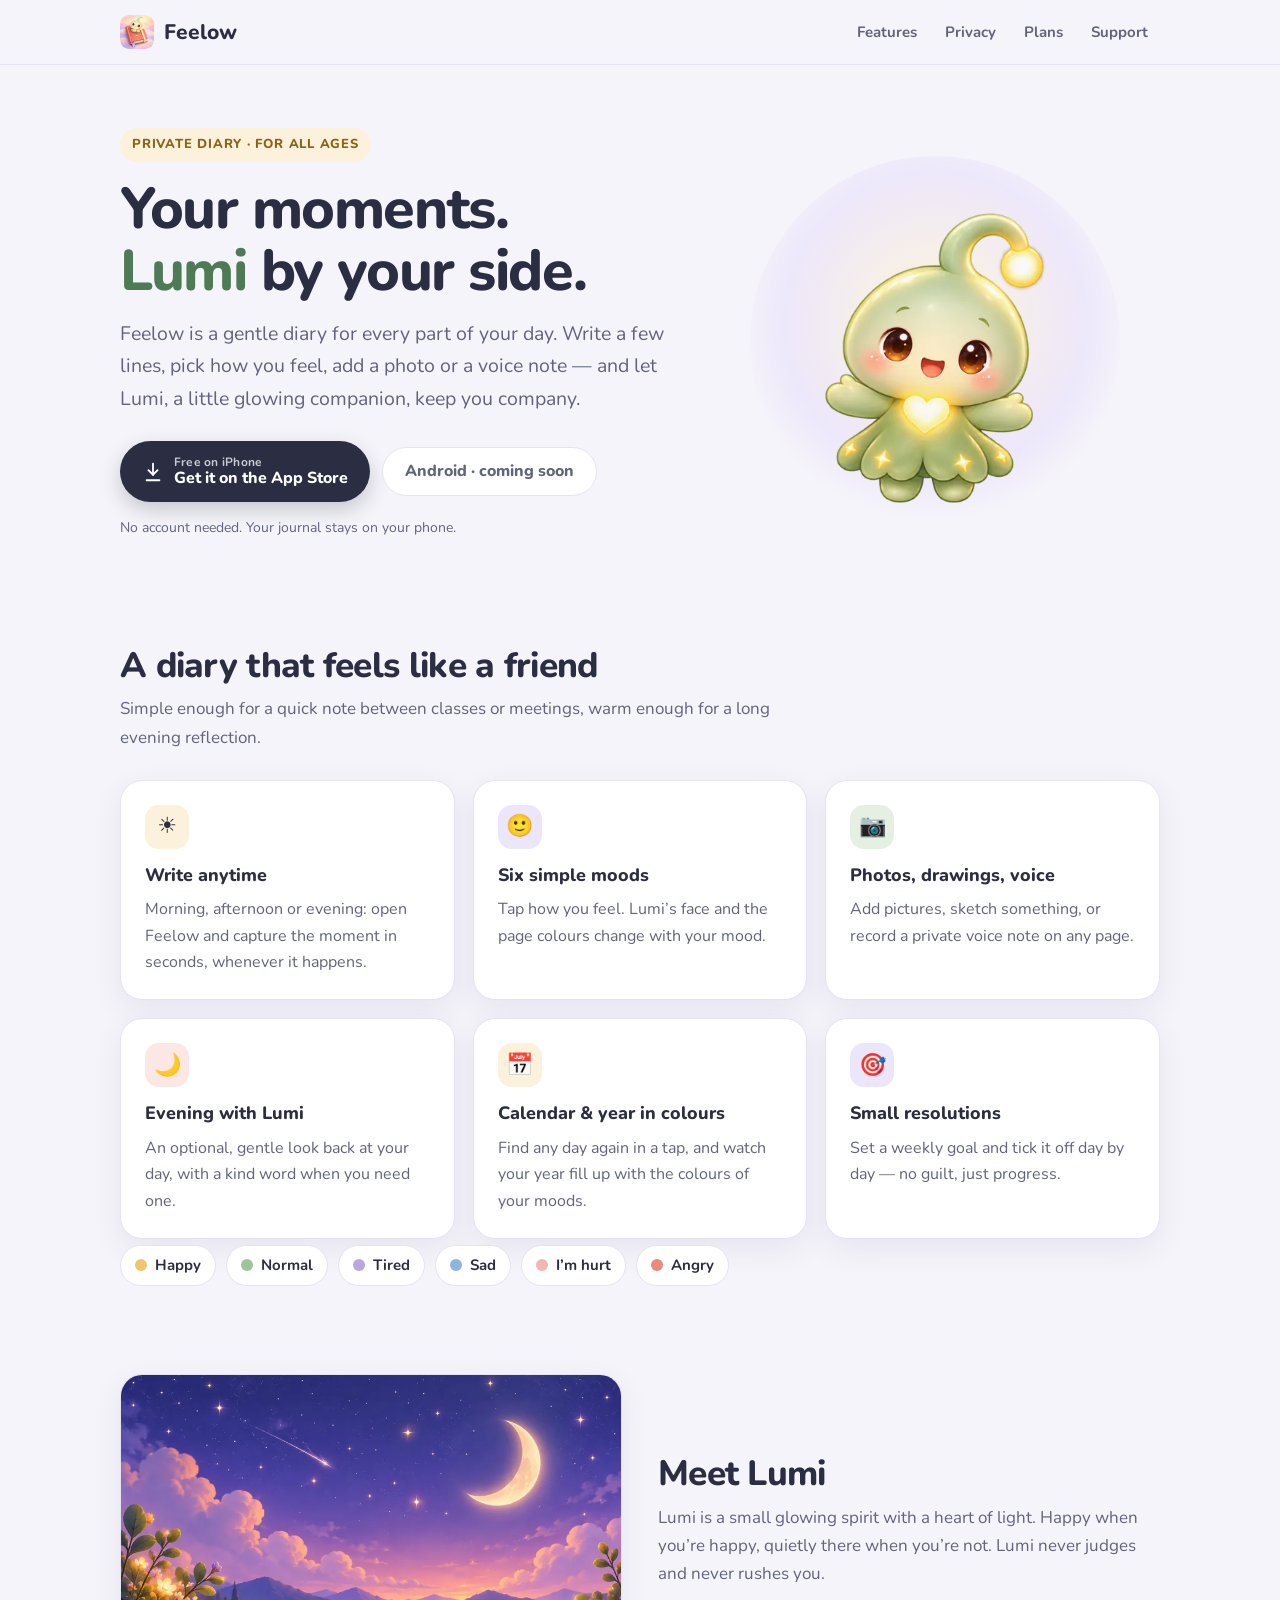
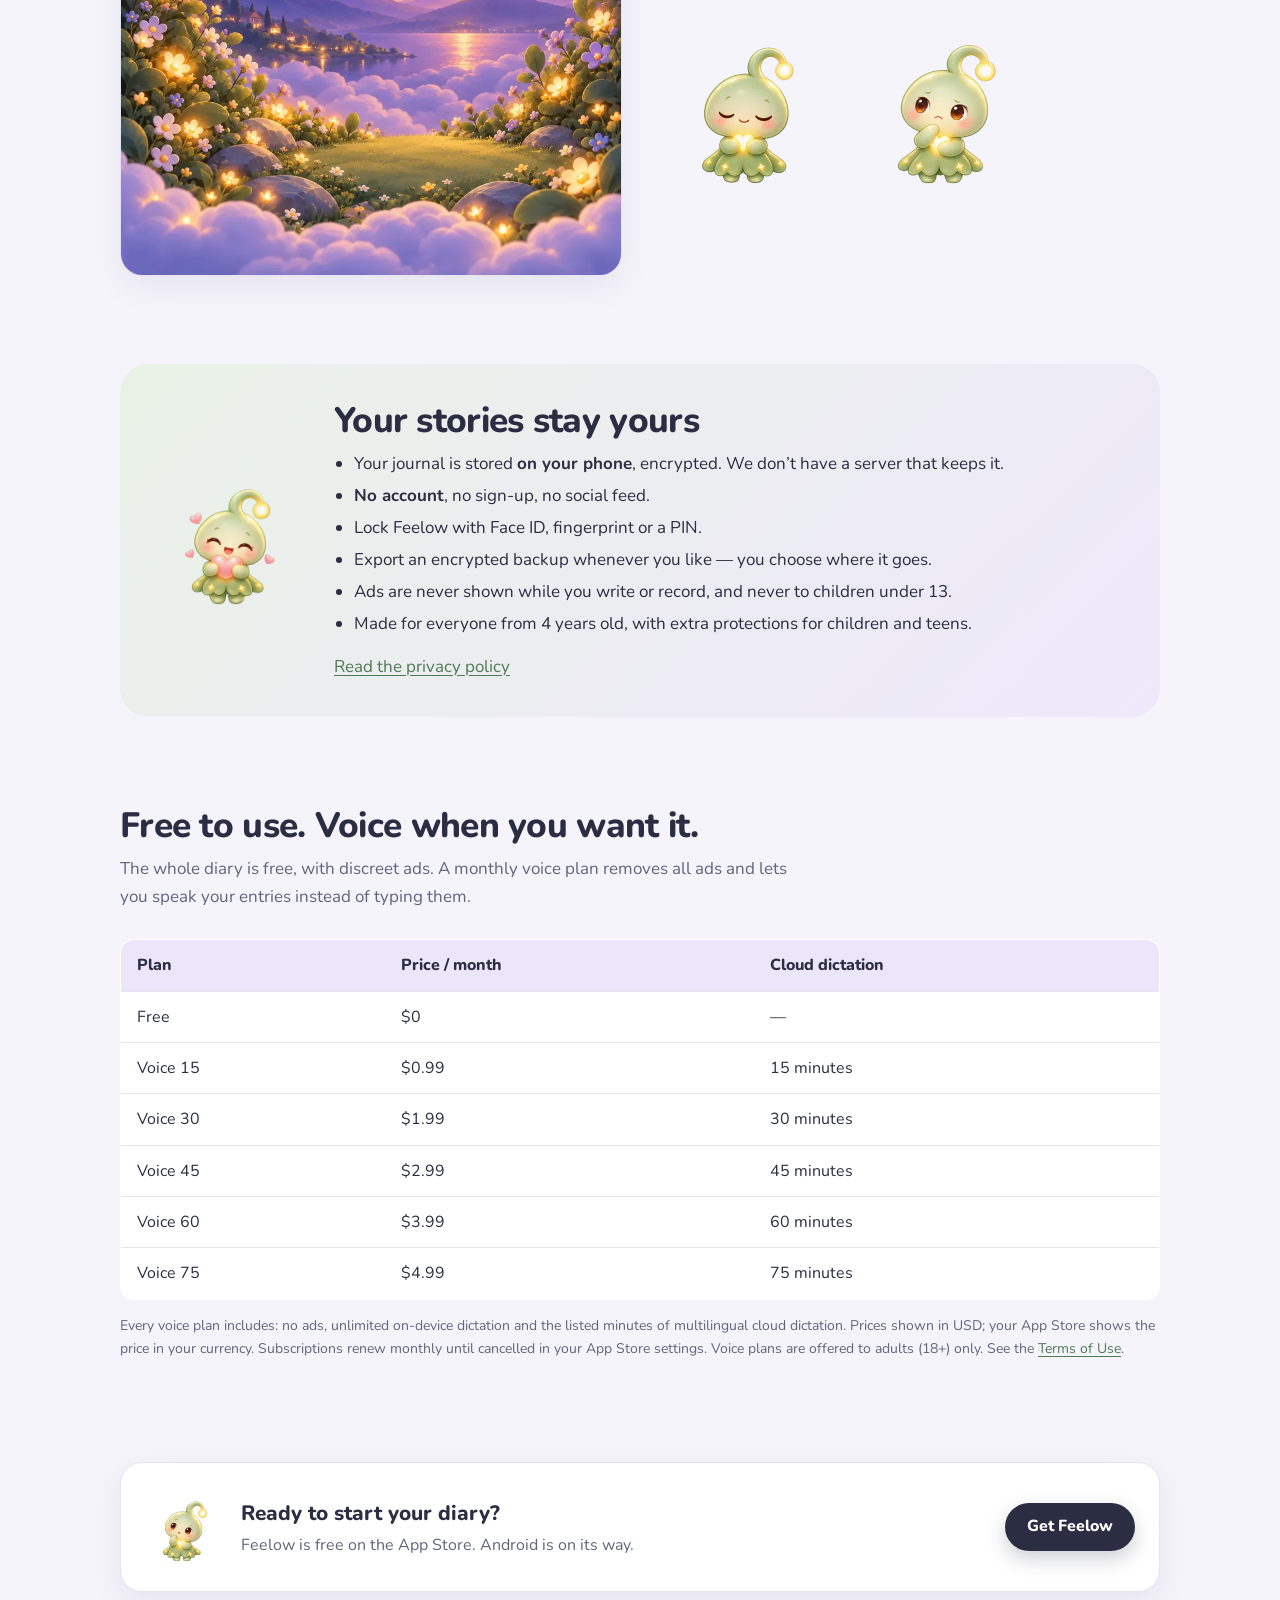
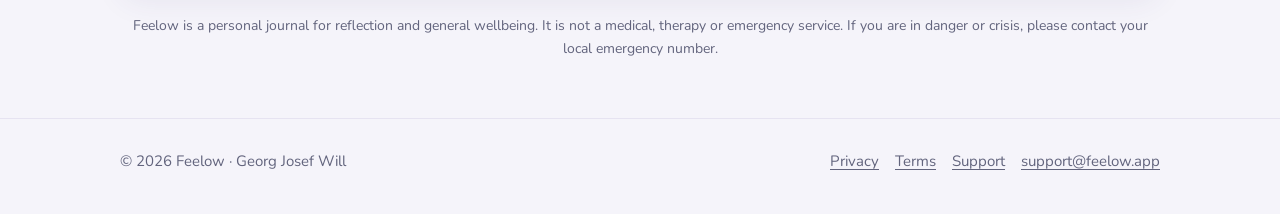
<file: index.html>
<!doctype html>
<html lang="en">
<head>
<meta charset="utf-8">
<meta name="viewport" content="width=device-width, initial-scale=1">
<title>Feelow — Private diary & mood journal with Lumi</title>
<meta name="description" content="Feelow is a gentle, private diary for iPhone. Write your day, pick your mood, add photos and voice notes — with Lumi, a little glowing companion. Your journal stays on your phone, encrypted.">
<link rel="canonical" href="https://feelow.app/">
<meta name="apple-itunes-app" content="app-id=6824193164">
<meta property="og:type" content="website">
<meta property="og:title" content="Feelow — Your moments. Lumi by your side.">
<meta property="og:description" content="A gentle, private diary and mood journal. Your journal stays on your phone, encrypted.">
<meta property="og:url" content="https://feelow.app/">
<meta property="og:image" content="https://feelow.app/assets/img/og-image.png">
<meta name="twitter:card" content="summary_large_image">
<meta name="theme-color" content="#F5F4FA">
<link rel="icon" type="image/png" sizes="32x32" href="/assets/img/favicon-32.png">
<link rel="icon" type="image/png" sizes="64x64" href="/assets/img/favicon-64.png">
<link rel="apple-touch-icon" href="/assets/img/apple-touch-icon.png">
<link rel="preload" href="/assets/fonts/Nunito-800.ttf" as="font" type="font/ttf" crossorigin>
<link rel="stylesheet" href="/assets/css/site.css">
</head>
<body>
<header class="site-header">
  <div class="wrap">
    <a class="brand" href="/"><img src="/assets/img/icon-256.webp" alt="" width="34" height="34">Feelow</a>
    <nav class="nav" aria-label="Main">
      <a href="/#features">Features</a>
      <a href="/#privacy">Privacy</a>
      <a href="/#plans">Plans</a>
      <a href="/support/">Support</a>
    </nav>
  </div>
</header>

<main>
  <section class="hero">
    <div class="wrap">
      <div>
        <span class="eyebrow">Private diary · For all ages</span>
        <h1>Your moments.<br><em>Lumi</em> by your side.</h1>
        <p class="lead">Feelow is a gentle diary for every part of your day. Write a few lines, pick how you feel, add a photo or a voice note — and let Lumi, a little glowing companion, keep you company.</p>
        <div class="cta-row">
          <a class="btn btn-primary" href="https://apps.apple.com/app/feelow/id6824193164" rel="noopener">
            <svg viewBox="0 0 24 24" fill="none" stroke="currentColor" stroke-width="2" stroke-linecap="round" stroke-linejoin="round" aria-hidden="true"><path d="M12 3v12"/><path d="m7 10 5 5 5-5"/><path d="M5 21h14"/></svg>
            <span><small>Free on iPhone</small>Get it on the App Store</span>
          </a>
          <span class="btn btn-ghost" aria-label="Android version coming soon">Android · coming soon</span>
        </div>
        <p class="fine">No account needed. Your journal stays on your phone.</p>
      </div>
      <div class="hero-art" aria-hidden="true">
        <div class="halo"></div>
        <img src="/assets/img/lumi_happy.webp" alt="" width="520" height="520">
      </div>
    </div>
  </section>

  <section id="features">
    <div class="wrap">
      <h2 class="section-title">A diary that feels like a friend</h2>
      <p class="section-sub">Simple enough for a quick note between classes or meetings, warm enough for a long evening reflection.</p>
      <div class="grid grid-3">
        <div class="card"><div class="icon-dot c-honey" aria-hidden="true">☀️</div><h3>Write anytime</h3><p>Morning, afternoon or evening: open Feelow and capture the moment in seconds, whenever it happens.</p></div>
        <div class="card"><div class="icon-dot c-lav" aria-hidden="true">🙂</div><h3>Six simple moods</h3><p>Tap how you feel. Lumi’s face and the page colours change with your mood.</p></div>
        <div class="card"><div class="icon-dot c-sage" aria-hidden="true">📷</div><h3>Photos, drawings, voice</h3><p>Add pictures, sketch something, or record a private voice note on any page.</p></div>
        <div class="card"><div class="icon-dot c-rose" aria-hidden="true">🌙</div><h3>Evening with Lumi</h3><p>An optional, gentle look back at your day, with a kind word when you need one.</p></div>
        <div class="card"><div class="icon-dot c-honey" aria-hidden="true">📅</div><h3>Calendar & year in colours</h3><p>Find any day again in a tap, and watch your year fill up with the colours of your moods.</p></div>
        <div class="card"><div class="icon-dot c-lav" aria-hidden="true">🎯</div><h3>Small resolutions</h3><p>Set a weekly goal and tick it off day by day — no guilt, just progress.</p></div>
      </div>
      <div class="moods" aria-label="The six moods">
        <span class="mood"><i style="background:#F2C46D"></i>Happy</span>
        <span class="mood"><i style="background:#9CC59A"></i>Normal</span>
        <span class="mood"><i style="background:#B9A7E0"></i>Tired</span>
        <span class="mood"><i style="background:#8FB4E3"></i>Sad</span>
        <span class="mood"><i style="background:#F3B6B0"></i>I’m hurt</span>
        <span class="mood"><i style="background:#E98A7A"></i>Angry</span>
      </div>
    </div>
  </section>

  <section>
    <div class="wrap split">
      <div class="scene"><img src="/assets/img/scene_evening_reflection.webp" alt="Illustration of a calm evening scene from the Feelow app" width="900" height="600" loading="lazy"></div>
      <div>
        <h2 class="section-title">Meet Lumi</h2>
        <p class="section-sub">Lumi is a small glowing spirit with a heart of light. Happy when you’re happy, quietly there when you’re not. Lumi never judges and never rushes you.</p>
        <div class="grid grid-2" style="max-width:380px">
          <img src="/assets/img/lumi_calm.webp" alt="Lumi looking calm" width="180" height="180" loading="lazy">
          <img src="/assets/img/lumi_thinking.webp" alt="Lumi thinking" width="180" height="180" loading="lazy">
        </div>
      </div>
    </div>
  </section>

  <section id="privacy">
    <div class="wrap">
      <div class="privacy-band">
        <img src="/assets/img/lumi_heart.webp" alt="" width="150" height="150" loading="lazy">
        <div>
          <h2 class="section-title">Your stories stay yours</h2>
          <ul>
            <li>Your journal is stored <strong>on your phone</strong>, encrypted. We don’t have a server that keeps it.</li>
            <li><strong>No account</strong>, no sign-up, no social feed.</li>
            <li>Lock Feelow with Face ID, fingerprint or a PIN.</li>
            <li>Export an encrypted backup whenever you like — you choose where it goes.</li>
            <li>Ads are never shown while you write or record, and never to children under 13.</li>
            <li>Made for everyone from 4 years old, with extra protections for children and teens.</li>
          </ul>
          <p style="margin:14px 0 0"><a href="/privacy/">Read the privacy policy</a></p>
        </div>
      </div>
    </div>
  </section>

  <section id="plans">
    <div class="wrap">
      <h2 class="section-title">Free to use. Voice when you want it.</h2>
      <p class="section-sub">The whole diary is free, with discreet ads. A monthly voice plan removes all ads and lets you speak your entries instead of typing them.</p>
      <div class="plans">
        <table>
          <thead><tr><th>Plan</th><th>Price / month</th><th>Cloud dictation</th></tr></thead>
          <tbody>
            <tr><td>Free</td><td>$0</td><td>—</td></tr>
            <tr><td>Voice 15</td><td>$0.99</td><td>15 minutes</td></tr>
            <tr><td>Voice 30</td><td>$1.99</td><td>30 minutes</td></tr>
            <tr><td>Voice 45</td><td>$2.99</td><td>45 minutes</td></tr>
            <tr><td>Voice 60</td><td>$3.99</td><td>60 minutes</td></tr>
            <tr><td>Voice 75</td><td>$4.99</td><td>75 minutes</td></tr>
          </tbody>
        </table>
      </div>
      <p class="fine">Every voice plan includes: no ads, unlimited on-device dictation and the listed minutes of multilingual cloud dictation. Prices shown in USD; your App Store shows the price in your currency. Subscriptions renew monthly until cancelled in your App Store settings. Voice plans are offered to adults (18+) only. See the <a href="/terms/">Terms of Use</a>.</p>
    </div>
  </section>

  <section>
    <div class="wrap">
      <div class="card" style="display:flex;flex-wrap:wrap;gap:20px;align-items:center;justify-content:space-between">
        <div style="display:flex;gap:16px;align-items:center">
          <img src="/assets/img/lumi_curious.webp" alt="" width="80" height="80" loading="lazy" style="width:80px">
          <div><h2 style="margin:0;font-size:1.3rem;font-weight:800">Ready to start your diary?</h2><p style="margin:2px 0 0;color:var(--muted)">Feelow is free on the App Store. Android is on its way.</p></div>
        </div>
        <a class="btn btn-primary" href="https://apps.apple.com/app/feelow/id6824193164" rel="noopener">Get Feelow</a>
      </div>
      <p class="fine" style="text-align:center;margin-top:22px">Feelow is a personal journal for reflection and general wellbeing. It is not a medical, therapy or emergency service. If you are in danger or crisis, please contact your local emergency number.</p>
    </div>
  </section>
</main>

<footer class="site-footer">
  <div class="wrap">
    <span>© 2026 Feelow · Georg Josef Will</span>
    <nav aria-label="Footer">
      <a href="/privacy/">Privacy</a>
      <a href="/terms/">Terms</a>
      <a href="/support/">Support</a>
      <a href="mailto:support@feelow.app">support@feelow.app</a>
    </nav>
  </div>
</footer>
</body>
</html>
</file>
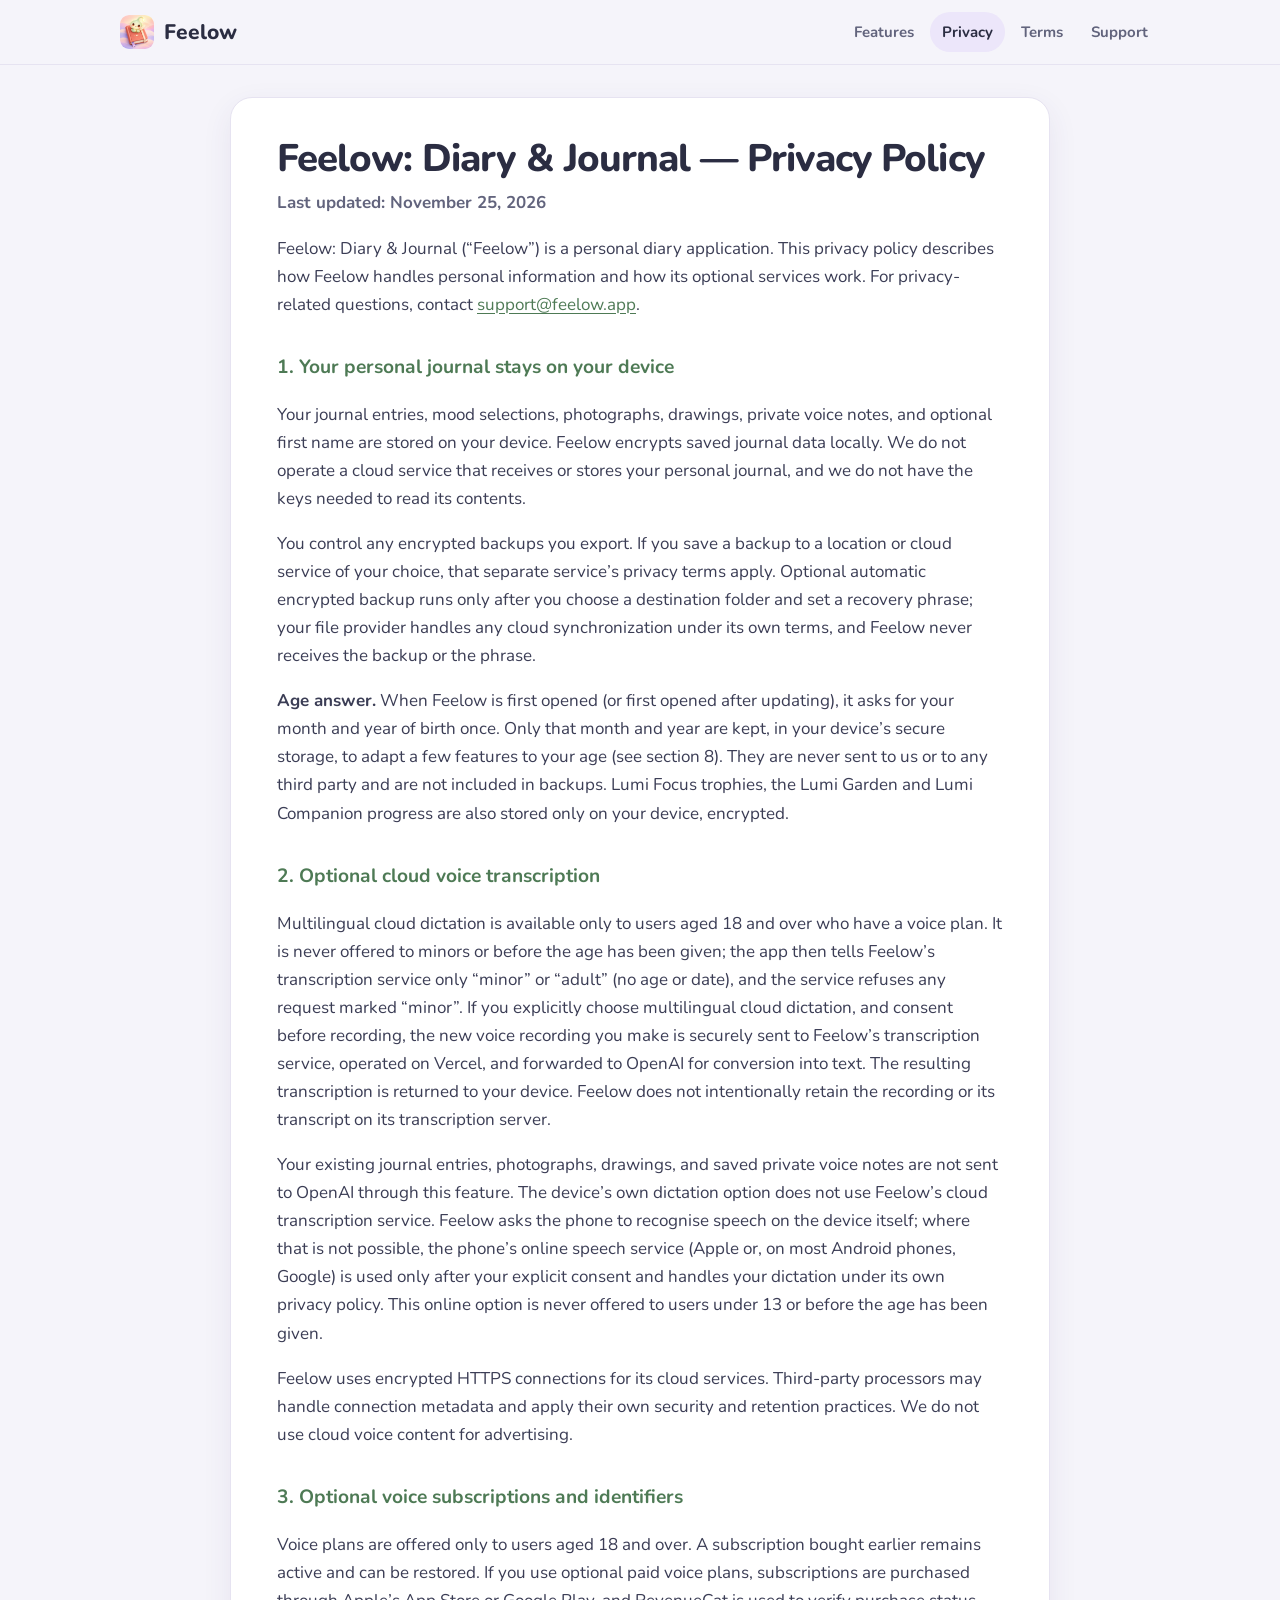
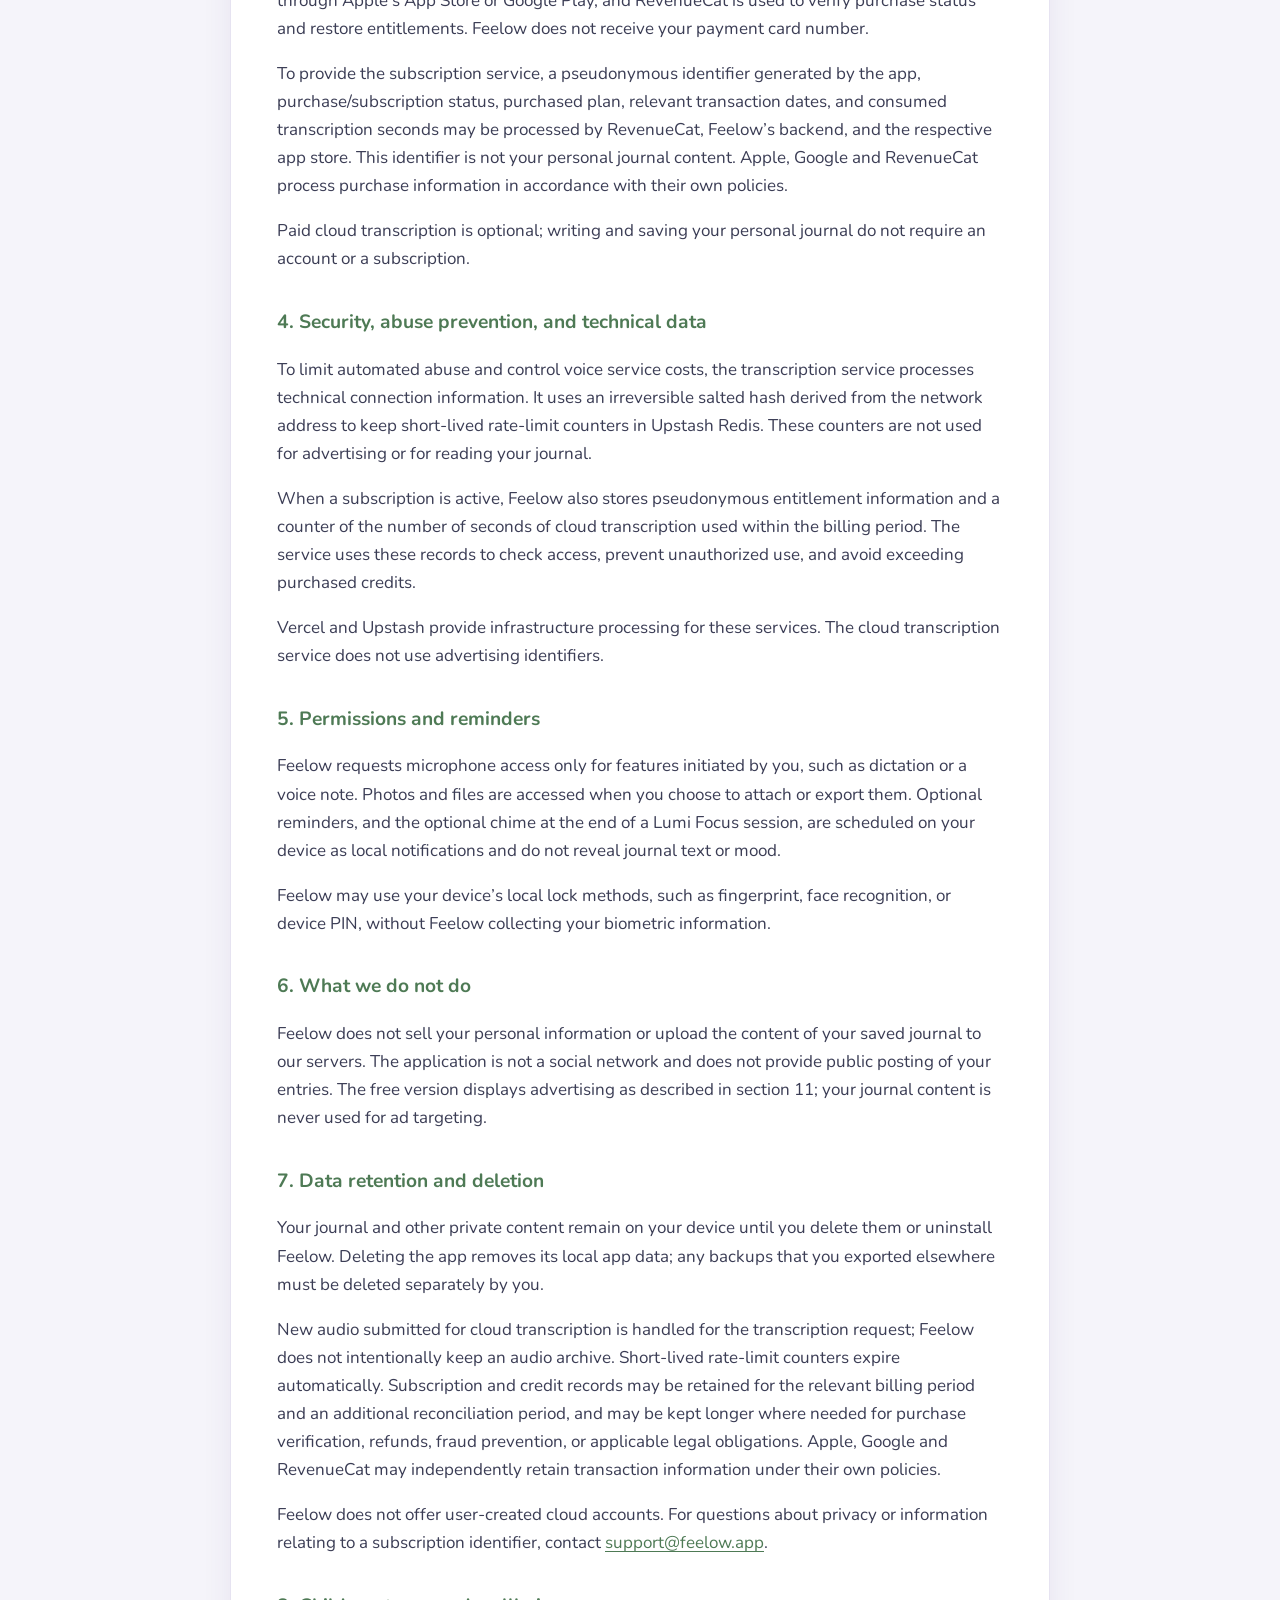
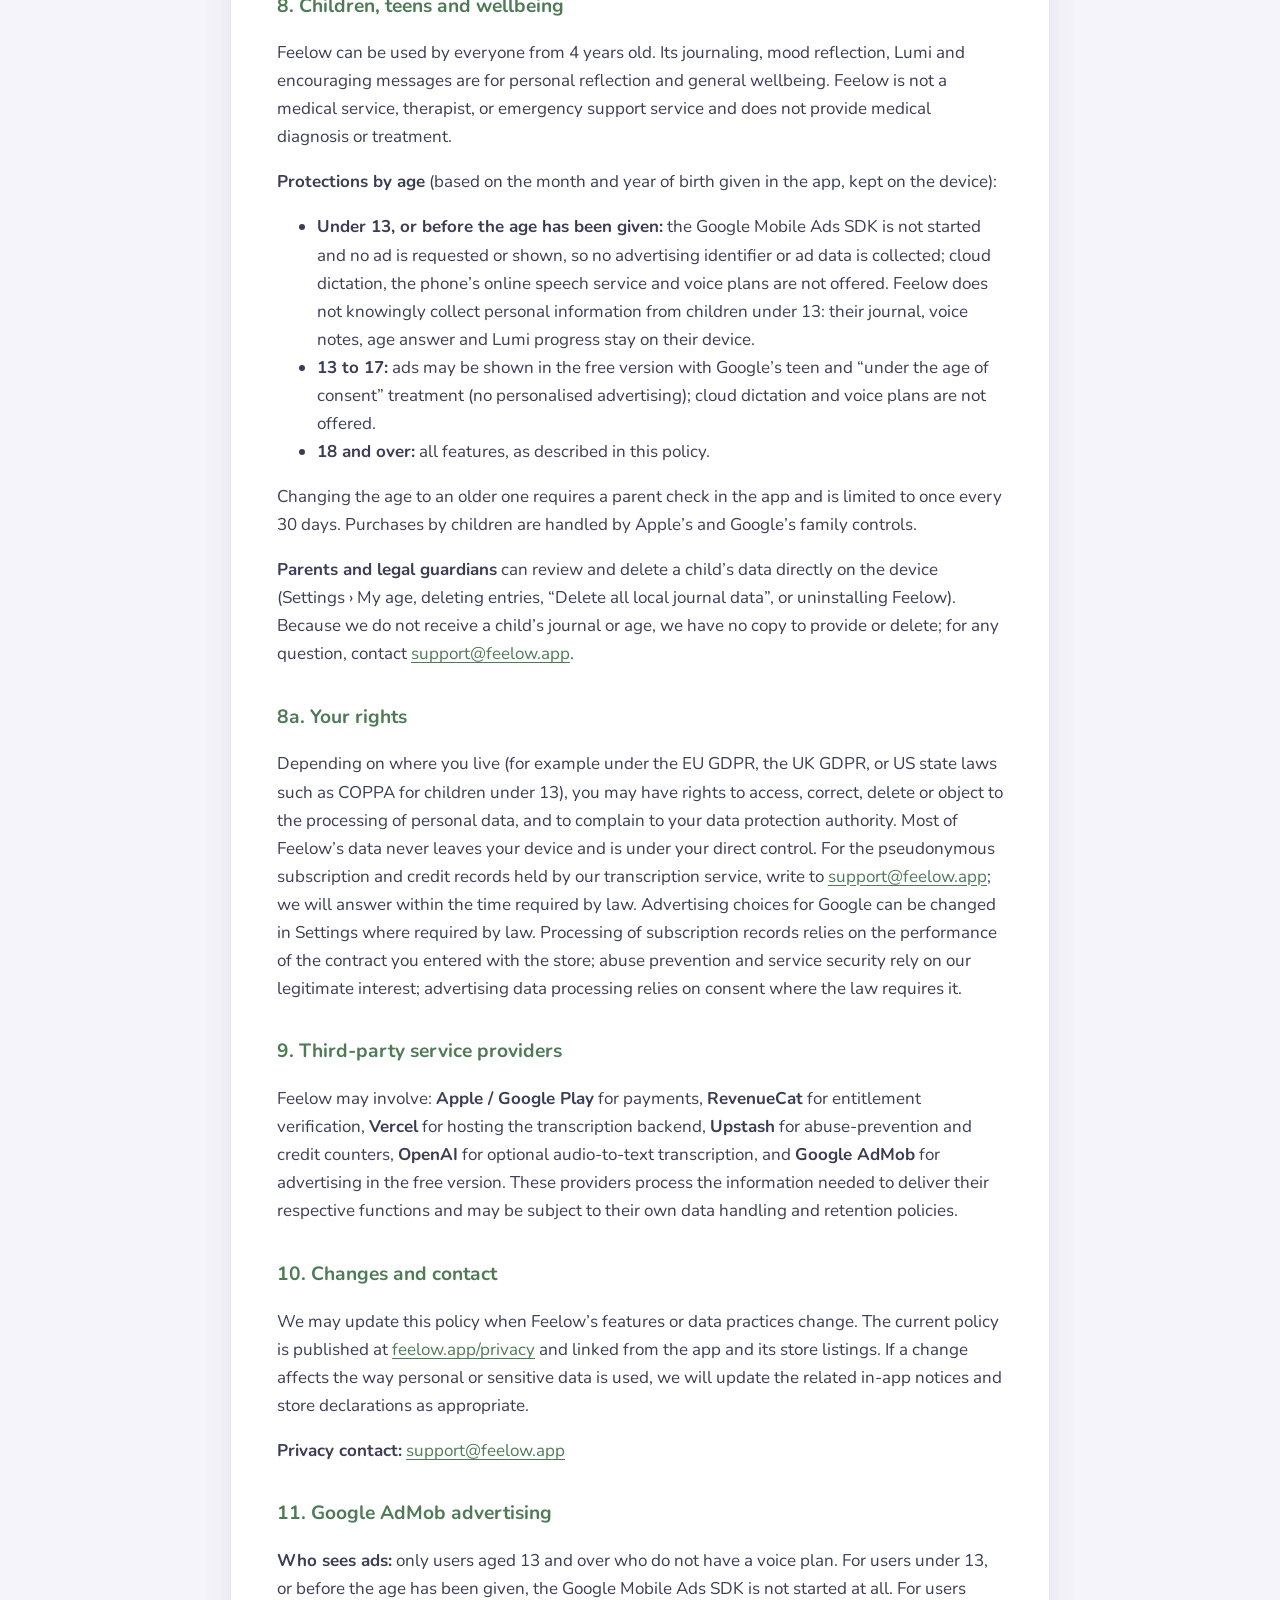
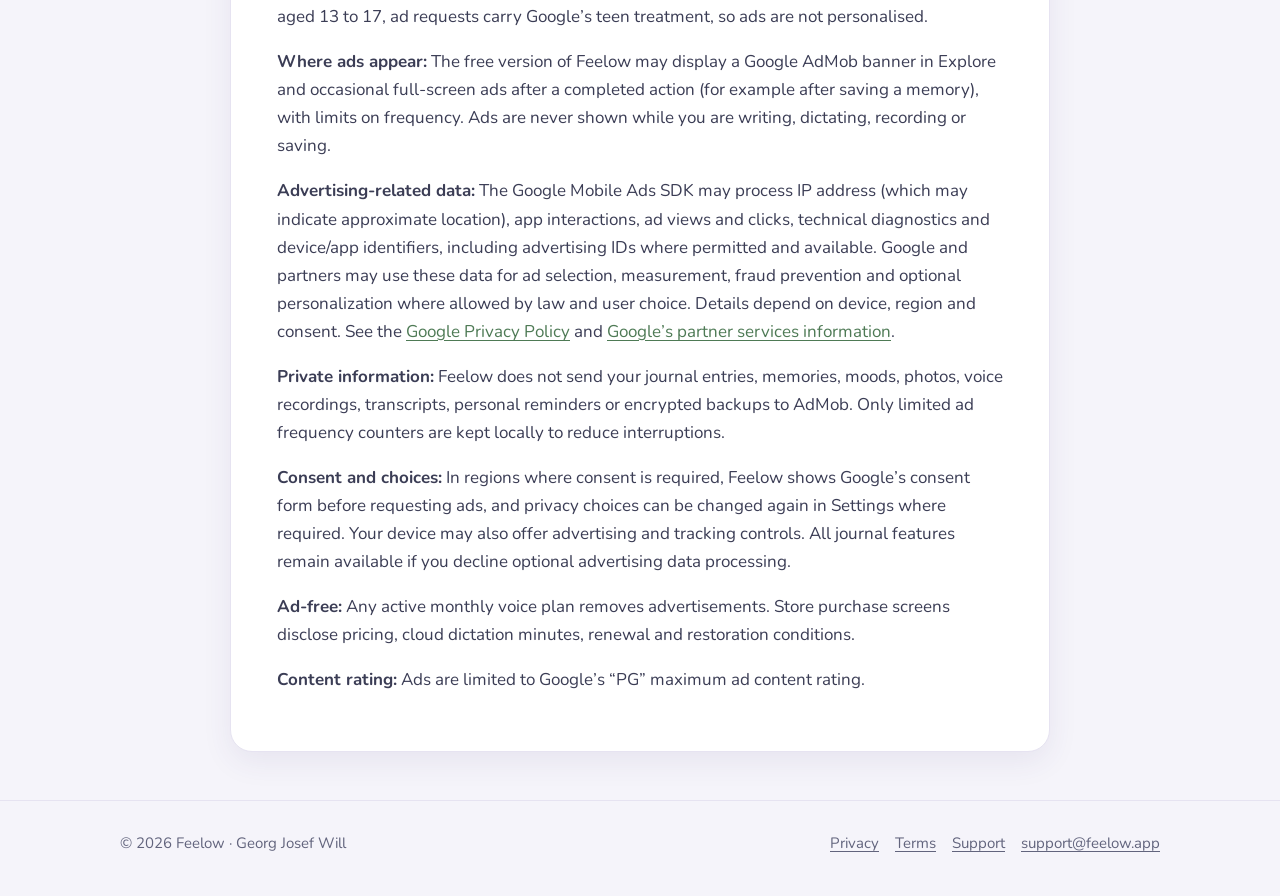
<file: privacy/index.html>
<!doctype html>
<html lang="en">
<head>
<meta charset="utf-8">
<meta name="viewport" content="width=device-width, initial-scale=1">
<title>Privacy Policy — Feelow</title>
<meta name="description" content="Privacy Policy for Feelow: Diary & Journal — local journal encryption, optional cloud dictation, subscriptions and Google AdMob advertising.">
<link rel="canonical" href="https://feelow.app/privacy/">
<meta name="theme-color" content="#F5F4FA">
<link rel="icon" type="image/png" sizes="32x32" href="/assets/img/favicon-32.png">
<link rel="apple-touch-icon" href="/assets/img/apple-touch-icon.png">
<link rel="stylesheet" href="/assets/css/site.css">
</head>
<body>
<header class="site-header">
  <div class="wrap">
    <a class="brand" href="/"><img src="/assets/img/icon-256.webp" alt="" width="34" height="34">Feelow</a>
    <nav class="nav" aria-label="Main">
      <a href="/#features">Features</a>
      <a href="/privacy/" aria-current="page">Privacy</a>
      <a href="/terms/">Terms</a>
      <a href="/support/">Support</a>
    </nav>
  </div>
</header>
<main>
<article class="doc">
<h1>Feelow: Diary &amp; Journal — Privacy Policy</h1>
<p class="updated">Last updated: November 25, 2026</p>
<p>Feelow: Diary &amp; Journal (“Feelow”) is a personal diary application. This privacy policy describes how Feelow handles personal information and how its optional services work. For privacy-related questions, contact <a href="mailto:support@feelow.app">support@feelow.app</a>.</p>

<h2>1. Your personal journal stays on your device</h2>
<p>Your journal entries, mood selections, photographs, drawings, private voice notes, and optional first name are stored on your device. Feelow encrypts saved journal data locally. We do not operate a cloud service that receives or stores your personal journal, and we do not have the keys needed to read its contents.</p>
<p>You control any encrypted backups you export. If you save a backup to a location or cloud service of your choice, that separate service’s privacy terms apply. Optional automatic encrypted backup runs only after you choose a destination folder and set a recovery phrase; your file provider handles any cloud synchronization under its own terms, and Feelow never receives the backup or the phrase.</p>
<p><strong>Age answer.</strong> When Feelow is first opened (or first opened after updating), it asks for your month and year of birth once. Only that month and year are kept, in your device’s secure storage, to adapt a few features to your age (see section 8). They are never sent to us or to any third party and are not included in backups. Lumi Focus trophies, the Lumi Garden and Lumi Companion progress are also stored only on your device, encrypted.</p>

<h2>2. Optional cloud voice transcription</h2>
<p>Multilingual cloud dictation is available only to users aged 18 and over who have a voice plan. It is never offered to minors or before the age has been given; the app then tells Feelow’s transcription service only “minor” or “adult” (no age or date), and the service refuses any request marked “minor”. If you explicitly choose multilingual cloud dictation, and consent before recording, the new voice recording you make is securely sent to Feelow’s transcription service, operated on Vercel, and forwarded to OpenAI for conversion into text. The resulting transcription is returned to your device. Feelow does not intentionally retain the recording or its transcript on its transcription server.</p>
<p>Your existing journal entries, photographs, drawings, and saved private voice notes are not sent to OpenAI through this feature. The device’s own dictation option does not use Feelow’s cloud transcription service. Feelow asks the phone to recognise speech on the device itself; where that is not possible, the phone’s online speech service (Apple or, on most Android phones, Google) is used only after your explicit consent and handles your dictation under its own privacy policy. This online option is never offered to users under 13 or before the age has been given.</p>
<p>Feelow uses encrypted HTTPS connections for its cloud services. Third-party processors may handle connection metadata and apply their own security and retention practices. We do not use cloud voice content for advertising.</p>

<h2>3. Optional voice subscriptions and identifiers</h2>
<p>Voice plans are offered only to users aged 18 and over. A subscription bought earlier remains active and can be restored. If you use optional paid voice plans, subscriptions are purchased through Apple’s App Store or Google Play, and RevenueCat is used to verify purchase status and restore entitlements. Feelow does not receive your payment card number.</p>
<p>To provide the subscription service, a pseudonymous identifier generated by the app, purchase/subscription status, purchased plan, relevant transaction dates, and consumed transcription seconds may be processed by RevenueCat, Feelow’s backend, and the respective app store. This identifier is not your personal journal content. Apple, Google and RevenueCat process purchase information in accordance with their own policies.</p>
<p>Paid cloud transcription is optional; writing and saving your personal journal do not require an account or a subscription.</p>

<h2>4. Security, abuse prevention, and technical data</h2>
<p>To limit automated abuse and control voice service costs, the transcription service processes technical connection information. It uses an irreversible salted hash derived from the network address to keep short-lived rate-limit counters in Upstash Redis. These counters are not used for advertising or for reading your journal.</p>
<p>When a subscription is active, Feelow also stores pseudonymous entitlement information and a counter of the number of seconds of cloud transcription used within the billing period. The service uses these records to check access, prevent unauthorized use, and avoid exceeding purchased credits.</p>
<p>Vercel and Upstash provide infrastructure processing for these services. The cloud transcription service does not use advertising identifiers.</p>

<h2>5. Permissions and reminders</h2>
<p>Feelow requests microphone access only for features initiated by you, such as dictation or a voice note. Photos and files are accessed when you choose to attach or export them. Optional reminders, and the optional chime at the end of a Lumi Focus session, are scheduled on your device as local notifications and do not reveal journal text or mood.</p>
<p>Feelow may use your device’s local lock methods, such as fingerprint, face recognition, or device PIN, without Feelow collecting your biometric information.</p>

<h2>6. What we do not do</h2>
<p>Feelow does not sell your personal information or upload the content of your saved journal to our servers. The application is not a social network and does not provide public posting of your entries. The free version displays advertising as described in section 11; your journal content is never used for ad targeting.</p>

<h2>7. Data retention and deletion</h2>
<p>Your journal and other private content remain on your device until you delete them or uninstall Feelow. Deleting the app removes its local app data; any backups that you exported elsewhere must be deleted separately by you.</p>
<p>New audio submitted for cloud transcription is handled for the transcription request; Feelow does not intentionally keep an audio archive. Short-lived rate-limit counters expire automatically. Subscription and credit records may be retained for the relevant billing period and an additional reconciliation period, and may be kept longer where needed for purchase verification, refunds, fraud prevention, or applicable legal obligations. Apple, Google and RevenueCat may independently retain transaction information under their own policies.</p>
<p>Feelow does not offer user-created cloud accounts. For questions about privacy or information relating to a subscription identifier, contact <a href="mailto:support@feelow.app">support@feelow.app</a>.</p>

<h2>8. Children, teens and wellbeing</h2>
<p>Feelow can be used by everyone from 4 years old. Its journaling, mood reflection, Lumi and encouraging messages are for personal reflection and general wellbeing. Feelow is not a medical service, therapist, or emergency support service and does not provide medical diagnosis or treatment.</p>
<p><strong>Protections by age</strong> (based on the month and year of birth given in the app, kept on the device):</p>
<ul>
<li><strong>Under 13, or before the age has been given:</strong> the Google Mobile Ads SDK is not started and no ad is requested or shown, so no advertising identifier or ad data is collected; cloud dictation, the phone’s online speech service and voice plans are not offered. Feelow does not knowingly collect personal information from children under 13: their journal, voice notes, age answer and Lumi progress stay on their device.</li>
<li><strong>13 to 17:</strong> ads may be shown in the free version with Google’s teen and “under the age of consent” treatment (no personalised advertising); cloud dictation and voice plans are not offered.</li>
<li><strong>18 and over:</strong> all features, as described in this policy.</li>
</ul>
<p>Changing the age to an older one requires a parent check in the app and is limited to once every 30 days. Purchases by children are handled by Apple’s and Google’s family controls.</p>
<p><strong>Parents and legal guardians</strong> can review and delete a child’s data directly on the device (Settings › My age, deleting entries, “Delete all local journal data”, or uninstalling Feelow). Because we do not receive a child’s journal or age, we have no copy to provide or delete; for any question, contact <a href="mailto:support@feelow.app">support@feelow.app</a>.</p>

<h2>8a. Your rights</h2>
<p>Depending on where you live (for example under the EU GDPR, the UK GDPR, or US state laws such as COPPA for children under 13), you may have rights to access, correct, delete or object to the processing of personal data, and to complain to your data protection authority. Most of Feelow’s data never leaves your device and is under your direct control. For the pseudonymous subscription and credit records held by our transcription service, write to <a href="mailto:support@feelow.app">support@feelow.app</a>; we will answer within the time required by law. Advertising choices for Google can be changed in Settings where required by law. Processing of subscription records relies on the performance of the contract you entered with the store; abuse prevention and service security rely on our legitimate interest; advertising data processing relies on consent where the law requires it.</p>

<h2>9. Third-party service providers</h2>
<p>Feelow may involve: <strong>Apple / Google Play</strong> for payments, <strong>RevenueCat</strong> for entitlement verification, <strong>Vercel</strong> for hosting the transcription backend, <strong>Upstash</strong> for abuse-prevention and credit counters, <strong>OpenAI</strong> for optional audio-to-text transcription, and <strong>Google AdMob</strong> for advertising in the free version. These providers process the information needed to deliver their respective functions and may be subject to their own data handling and retention policies.</p>

<h2>10. Changes and contact</h2>
<p>We may update this policy when Feelow’s features or data practices change. The current policy is published at <a href="https://feelow.app/privacy/">feelow.app/privacy</a> and linked from the app and its store listings. If a change affects the way personal or sensitive data is used, we will update the related in-app notices and store declarations as appropriate.</p>
<p><strong>Privacy contact:</strong> <a href="mailto:support@feelow.app">support@feelow.app</a></p>

<h2>11. Google AdMob advertising</h2>
<p><strong>Who sees ads:</strong> only users aged 13 and over who do not have a voice plan. For users under 13, or before the age has been given, the Google Mobile Ads SDK is not started at all. For users aged 13 to 17, ad requests carry Google’s teen treatment, so ads are not personalised.</p>
<p><strong>Where ads appear:</strong> The free version of Feelow may display a Google AdMob banner in Explore and occasional full-screen ads after a completed action (for example after saving a memory), with limits on frequency. Ads are never shown while you are writing, dictating, recording or saving.</p>
<p><strong>Advertising-related data:</strong> The Google Mobile Ads SDK may process IP address (which may indicate approximate location), app interactions, ad views and clicks, technical diagnostics and device/app identifiers, including advertising IDs where permitted and available. Google and partners may use these data for ad selection, measurement, fraud prevention and optional personalization where allowed by law and user choice. Details depend on device, region and consent. See the <a href="https://policies.google.com/privacy" rel="noopener">Google Privacy Policy</a> and <a href="https://policies.google.com/technologies/partner-sites" rel="noopener">Google’s partner services information</a>.</p>
<p><strong>Private information:</strong> Feelow does not send your journal entries, memories, moods, photos, voice recordings, transcripts, personal reminders or encrypted backups to AdMob. Only limited ad frequency counters are kept locally to reduce interruptions.</p>
<p><strong>Consent and choices:</strong> In regions where consent is required, Feelow shows Google’s consent form before requesting ads, and privacy choices can be changed again in Settings where required. Your device may also offer advertising and tracking controls. All journal features remain available if you decline optional advertising data processing.</p>
<p><strong>Ad-free:</strong> Any active monthly voice plan removes advertisements. Store purchase screens disclose pricing, cloud dictation minutes, renewal and restoration conditions.</p>
<p><strong>Content rating:</strong> Ads are limited to Google’s “PG” maximum ad content rating.</p>
</article>
</main>
<footer class="site-footer">
  <div class="wrap">
    <span>© 2026 Feelow · Georg Josef Will</span>
    <nav aria-label="Footer"><a href="/privacy/">Privacy</a><a href="/terms/">Terms</a><a href="/support/">Support</a><a href="mailto:support@feelow.app">support@feelow.app</a></nav>
  </div>
</footer>
</body>
</html>
</file>
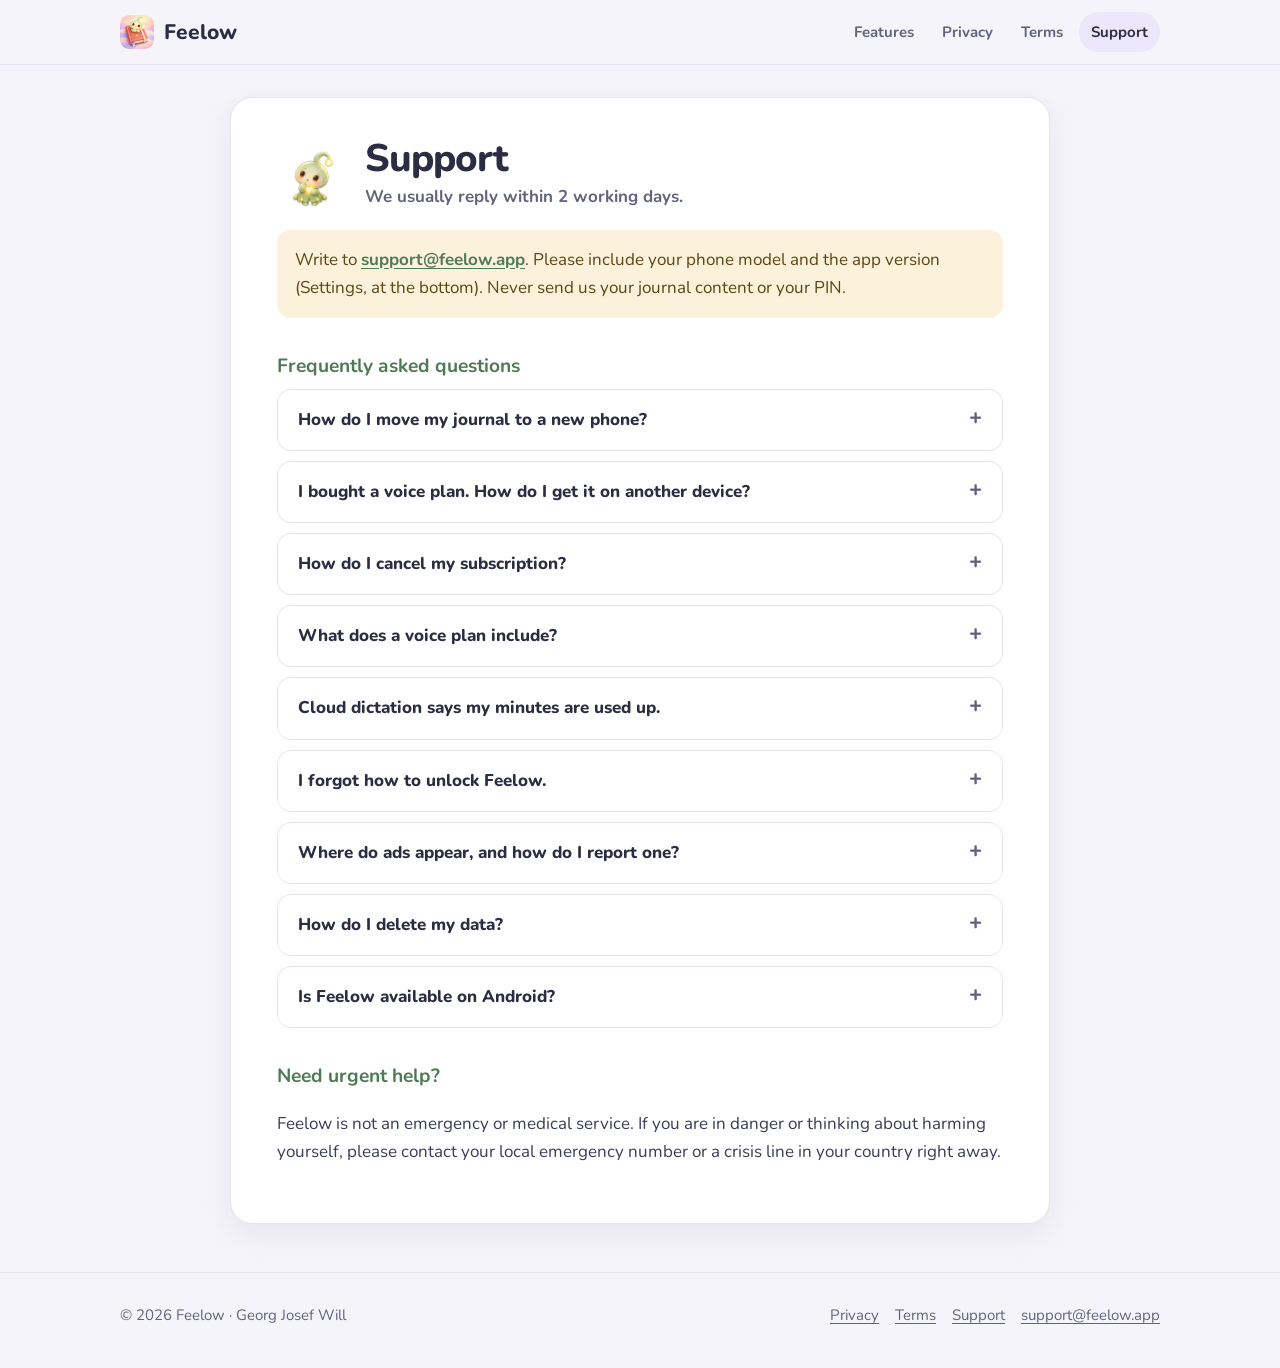
<file: support/index.html>
<!doctype html>
<html lang="en">
<head>
<meta charset="utf-8">
<meta name="viewport" content="width=device-width, initial-scale=1">
<title>Support — Feelow</title>
<meta name="description" content="Help and frequently asked questions for Feelow: Diary & Journal — subscriptions, backups, dictation, ads and contact.">
<link rel="canonical" href="https://feelow.app/support/">
<meta name="theme-color" content="#F5F4FA">
<link rel="icon" type="image/png" sizes="32x32" href="/assets/img/favicon-32.png">
<link rel="apple-touch-icon" href="/assets/img/apple-touch-icon.png">
<link rel="stylesheet" href="/assets/css/site.css">
</head>
<body>
<header class="site-header">
  <div class="wrap">
    <a class="brand" href="/"><img src="/assets/img/icon-256.webp" alt="" width="34" height="34">Feelow</a>
    <nav class="nav" aria-label="Main">
      <a href="/#features">Features</a>
      <a href="/privacy/">Privacy</a>
      <a href="/terms/">Terms</a>
      <a href="/support/" aria-current="page">Support</a>
    </nav>
  </div>
</header>
<main>
<article class="doc">
<div style="display:flex;gap:16px;align-items:center">
  <img src="/assets/img/lumi_curious.webp" alt="" width="72" height="72" style="width:72px">
  <div><h1 style="margin:0">Support</h1><p class="updated" style="margin:4px 0 0">We usually reply within 2 working days.</p></div>
</div>
<div class="callout">Write to <a href="mailto:support@feelow.app"><strong>support@feelow.app</strong></a>. Please include your phone model and the app version (Settings, at the bottom). Never send us your journal content or your PIN.</div>

<h2>Frequently asked questions</h2>
<div class="faq">
<details><summary>How do I move my journal to a new phone?</summary><p>Your journal lives only on your phone. Before changing phone, open Settings and export an encrypted backup, then save it somewhere safe (for example your cloud drive or computer). On the new phone, install Feelow and use the restore option in Settings with that backup file.</p></details>
<details><summary>I bought a voice plan. How do I get it on another device?</summary><p>Sign in with the same Apple ID (or Google account on Android), open Feelow, go to Settings and tap “Restore purchases”.</p></details>
<details><summary>How do I cancel my subscription?</summary><p>Subscriptions are managed by the store. On iPhone: Settings → your name → Subscriptions → Feelow. On Android: Google Play → Profile → Payments &amp; subscriptions. You keep your plan until the end of the paid month.</p></details>
<details><summary>What does a voice plan include?</summary><p>No ads, unlimited dictation using your phone’s own speech recognition, and a monthly allowance of multilingual cloud dictation (15 to 75 minutes depending on the plan). Minutes reset at each renewal.</p></details>
<details><summary>Cloud dictation says my minutes are used up.</summary><p>Your plan’s cloud minutes for this month are finished. You can keep using on-device dictation, wait for your next renewal, or choose a larger plan in Settings.</p></details>
<details><summary>I forgot how to unlock Feelow.</summary><p>The lock uses your device’s Face ID, fingerprint or the PIN you chose. Because your journal never leaves your phone, we cannot unlock it or reset it remotely. Keeping a recent encrypted backup protects you against this situation.</p></details>
<details><summary>Where do ads appear, and how do I report one?</summary><p>In the free version, a banner can appear in Explore, and an occasional full-screen ad after you finish an action. Ads never appear while you write, dictate or record. To report an inappropriate ad, use “Report this ad” in the app or email us with a screenshot.</p></details>
<details><summary>How do I delete my data?</summary><p>Delete entries in the app, or uninstall Feelow to remove all its local data. Backups you exported must be deleted from wherever you saved them. We do not hold a copy of your journal.</p></details>
<details><summary>Is Feelow available on Android?</summary><p>Feelow for Android is coming soon on Google Play.</p></details>
</div>

<h2>Need urgent help?</h2>
<p>Feelow is not an emergency or medical service. If you are in danger or thinking about harming yourself, please contact your local emergency number or a crisis line in your country right away.</p>
</article>
</main>
<footer class="site-footer">
  <div class="wrap">
    <span>© 2026 Feelow · Georg Josef Will</span>
    <nav aria-label="Footer"><a href="/privacy/">Privacy</a><a href="/terms/">Terms</a><a href="/support/">Support</a><a href="mailto:support@feelow.app">support@feelow.app</a></nav>
  </div>
</footer>
</body>
</html>
</file>
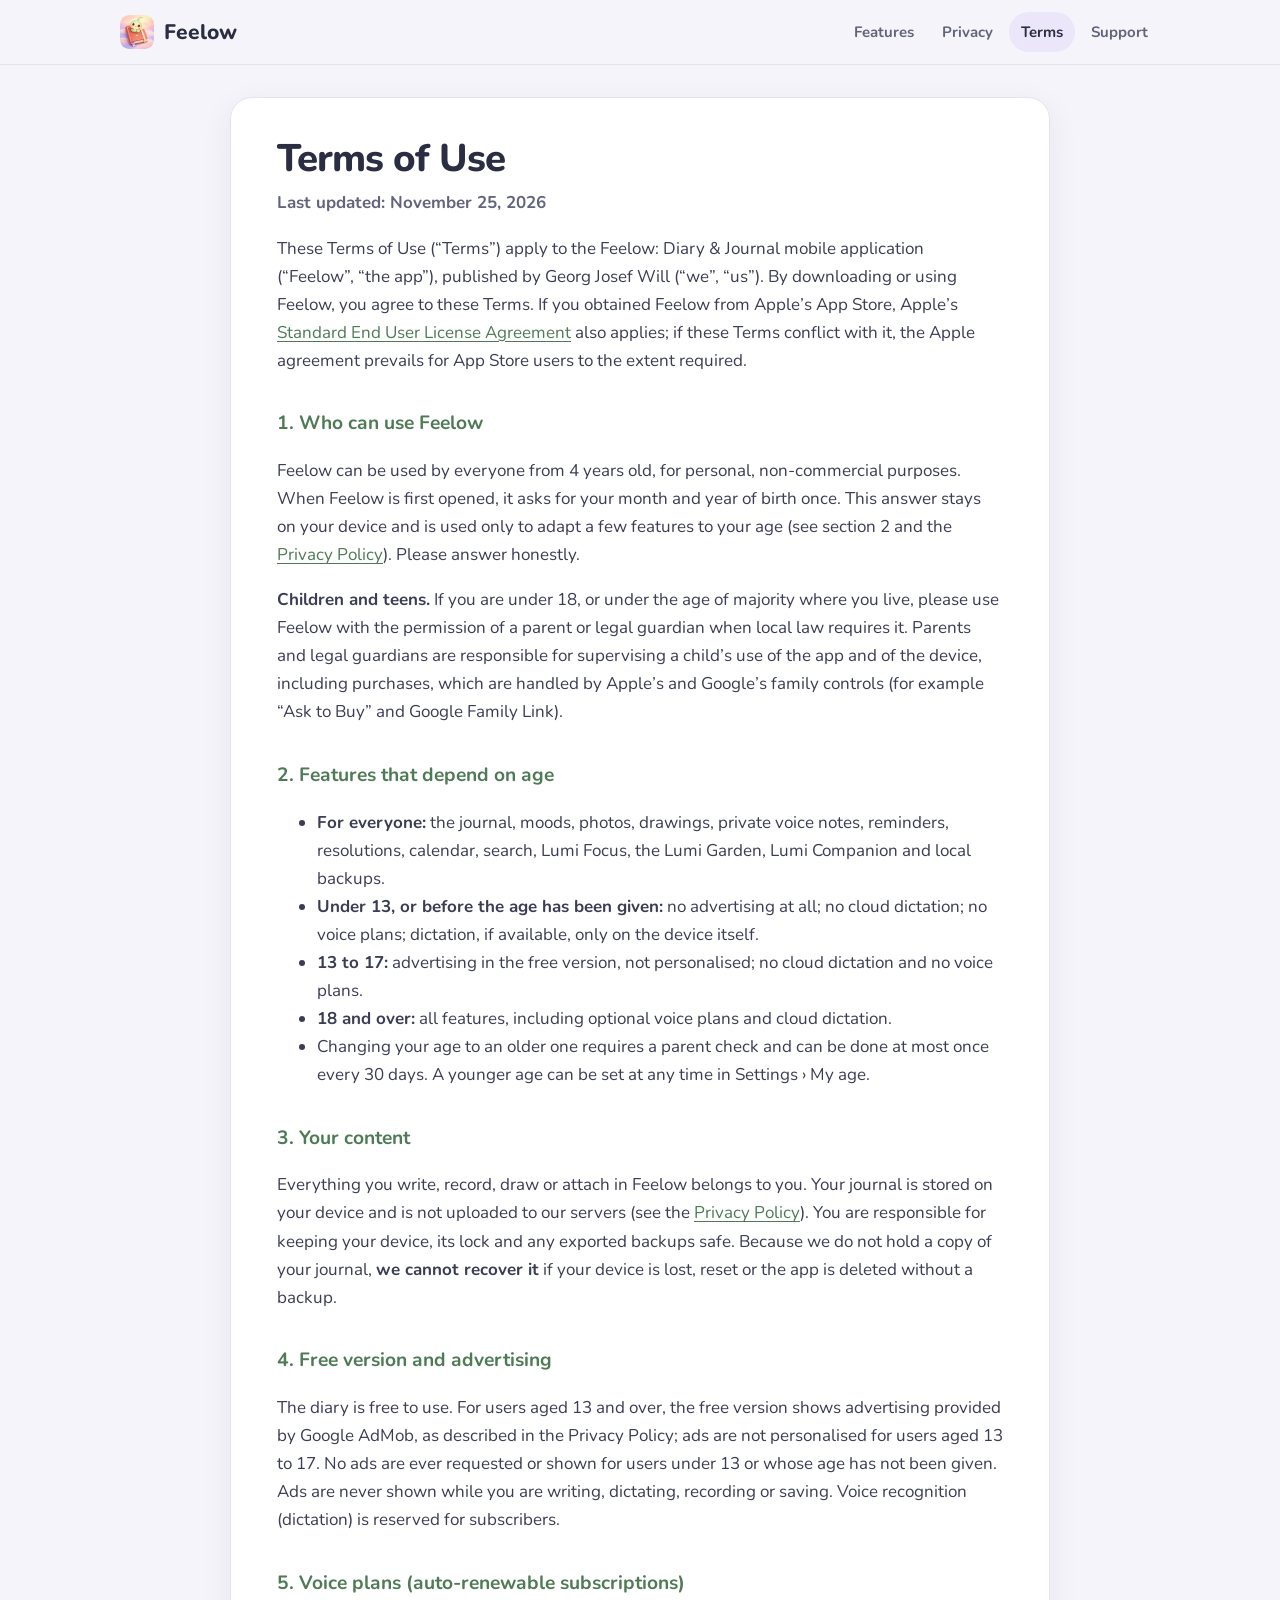
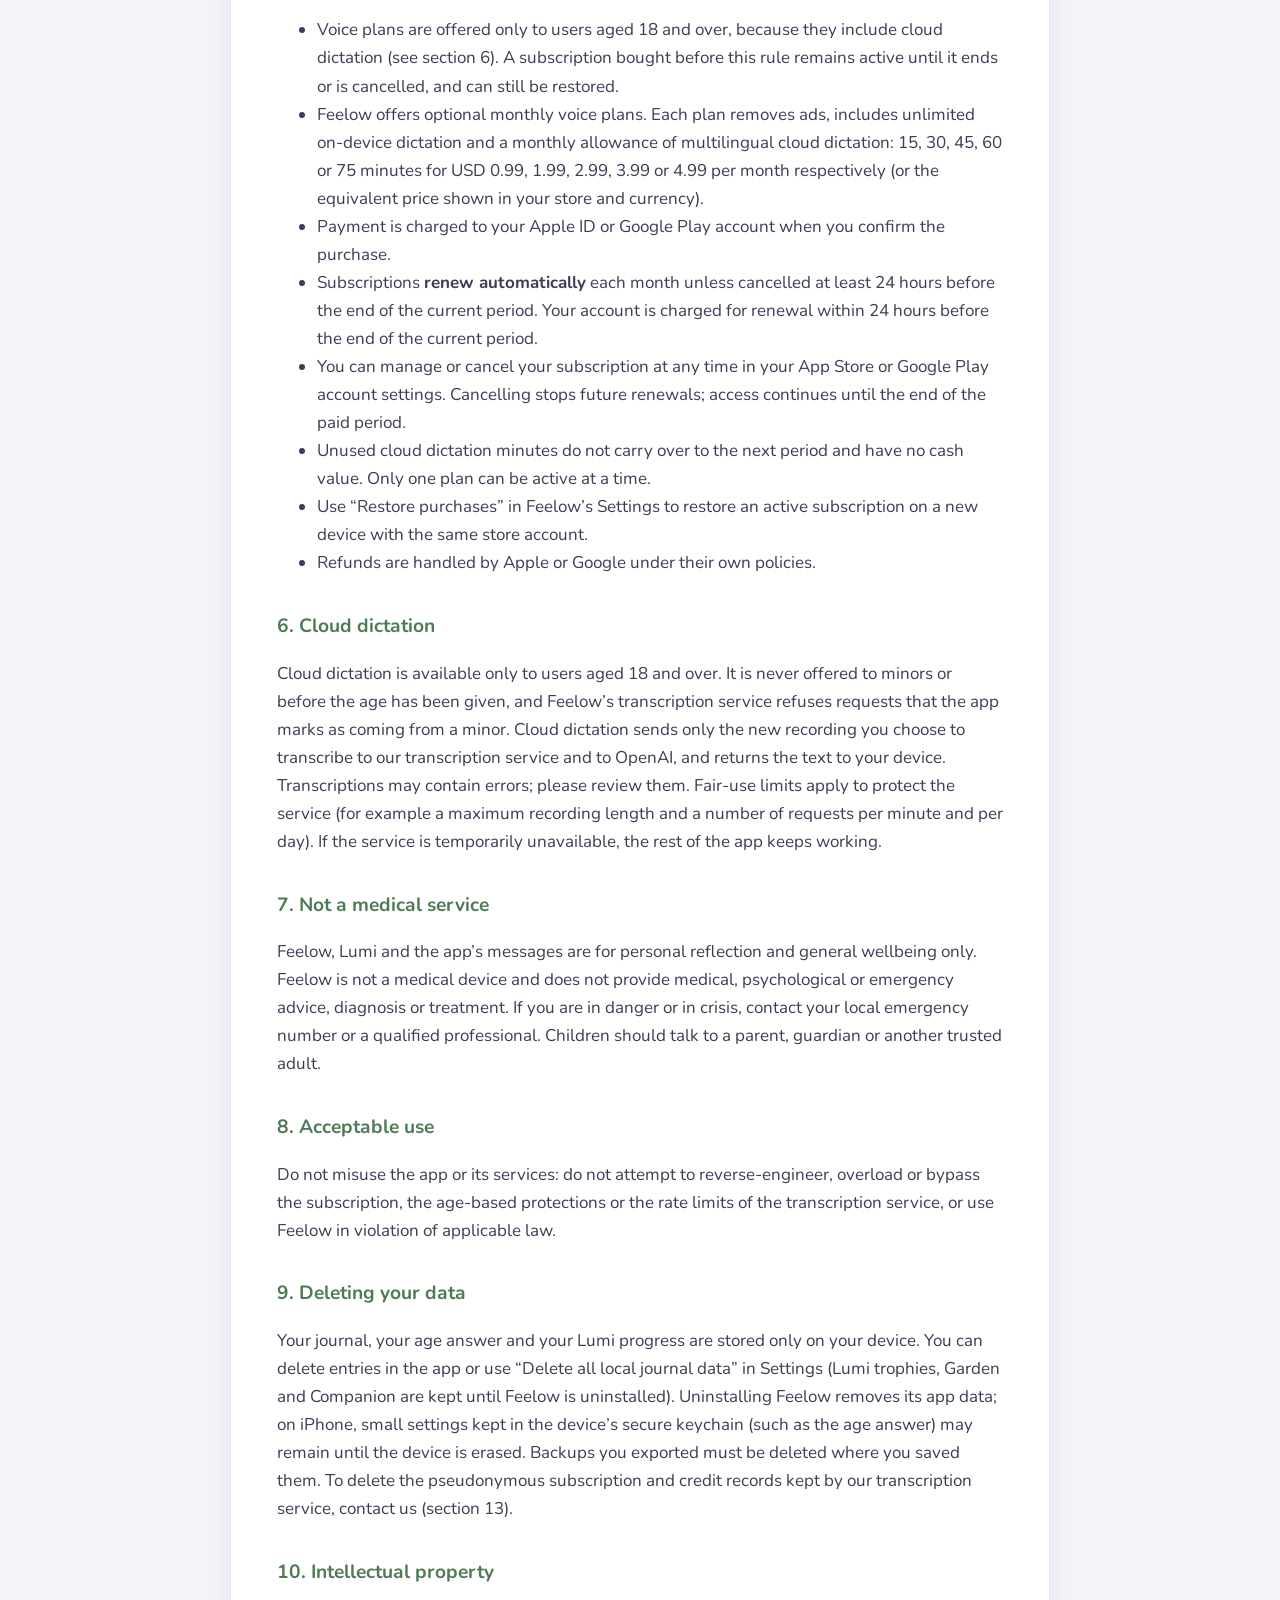
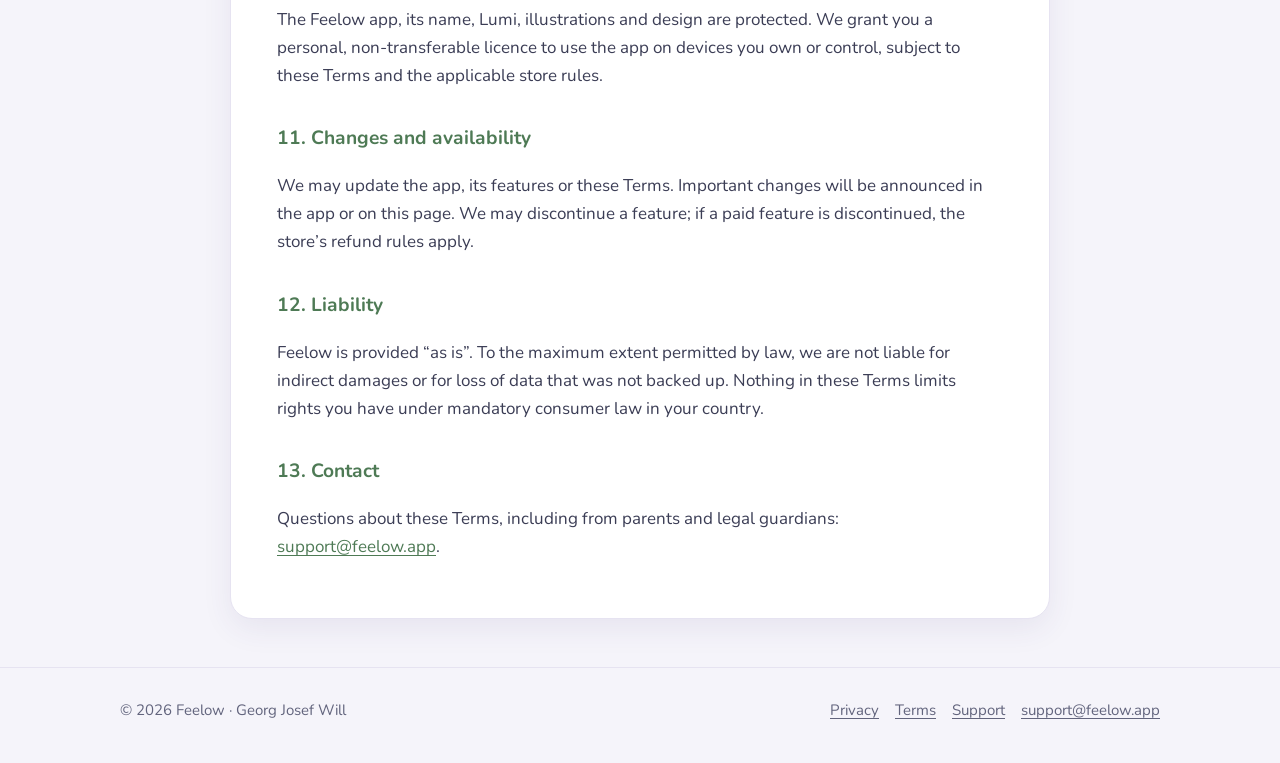
<file: terms/index.html>
<!doctype html>
<html lang="en">
<head>
<meta charset="utf-8">
<meta name="viewport" content="width=device-width, initial-scale=1">
<title>Terms of Use — Feelow</title>
<meta name="description" content="Terms of Use for Feelow: Diary & Journal, including auto-renewable voice subscriptions.">
<link rel="canonical" href="https://feelow.app/terms/">
<meta name="theme-color" content="#F5F4FA">
<link rel="icon" type="image/png" sizes="32x32" href="/assets/img/favicon-32.png">
<link rel="apple-touch-icon" href="/assets/img/apple-touch-icon.png">
<link rel="stylesheet" href="/assets/css/site.css">
</head>
<body>
<header class="site-header">
  <div class="wrap">
    <a class="brand" href="/"><img src="/assets/img/icon-256.webp" alt="" width="34" height="34">Feelow</a>
    <nav class="nav" aria-label="Main">
      <a href="/#features">Features</a>
      <a href="/privacy/">Privacy</a>
      <a href="/terms/" aria-current="page">Terms</a>
      <a href="/support/">Support</a>
    </nav>
  </div>
</header>
<main>
<article class="doc">
<h1>Terms of Use</h1>
<p class="updated">Last updated: November 25, 2026</p>
<p>These Terms of Use (“Terms”) apply to the Feelow: Diary &amp; Journal mobile application (“Feelow”, “the app”), published by Georg Josef Will (“we”, “us”). By downloading or using Feelow, you agree to these Terms. If you obtained Feelow from Apple’s App Store, Apple’s <a href="https://www.apple.com/legal/internet-services/itunes/dev/stdeula/" rel="noopener">Standard End User License Agreement</a> also applies; if these Terms conflict with it, the Apple agreement prevails for App Store users to the extent required.</p>

<h2>1. Who can use Feelow</h2>
<p>Feelow can be used by everyone from 4 years old, for personal, non-commercial purposes. When Feelow is first opened, it asks for your month and year of birth once. This answer stays on your device and is used only to adapt a few features to your age (see section 2 and the <a href="/privacy/">Privacy Policy</a>). Please answer honestly.</p>
<p><strong>Children and teens.</strong> If you are under 18, or under the age of majority where you live, please use Feelow with the permission of a parent or legal guardian when local law requires it. Parents and legal guardians are responsible for supervising a child’s use of the app and of the device, including purchases, which are handled by Apple’s and Google’s family controls (for example “Ask to Buy” and Google Family Link).</p>

<h2>2. Features that depend on age</h2>
<ul>
<li><strong>For everyone:</strong> the journal, moods, photos, drawings, private voice notes, reminders, resolutions, calendar, search, Lumi Focus, the Lumi Garden, Lumi Companion and local backups.</li>
<li><strong>Under 13, or before the age has been given:</strong> no advertising at all; no cloud dictation; no voice plans; dictation, if available, only on the device itself.</li>
<li><strong>13 to 17:</strong> advertising in the free version, not personalised; no cloud dictation and no voice plans.</li>
<li><strong>18 and over:</strong> all features, including optional voice plans and cloud dictation.</li>
<li>Changing your age to an older one requires a parent check and can be done at most once every 30 days. A younger age can be set at any time in Settings › My age.</li>
</ul>

<h2>3. Your content</h2>
<p>Everything you write, record, draw or attach in Feelow belongs to you. Your journal is stored on your device and is not uploaded to our servers (see the <a href="/privacy/">Privacy Policy</a>). You are responsible for keeping your device, its lock and any exported backups safe. Because we do not hold a copy of your journal, <strong>we cannot recover it</strong> if your device is lost, reset or the app is deleted without a backup.</p>

<h2>4. Free version and advertising</h2>
<p>The diary is free to use. For users aged 13 and over, the free version shows advertising provided by Google AdMob, as described in the Privacy Policy; ads are not personalised for users aged 13 to 17. No ads are ever requested or shown for users under 13 or whose age has not been given. Ads are never shown while you are writing, dictating, recording or saving. Voice recognition (dictation) is reserved for subscribers.</p>

<h2>5. Voice plans (auto-renewable subscriptions)</h2>
<ul>
<li>Voice plans are offered only to users aged 18 and over, because they include cloud dictation (see section 6). A subscription bought before this rule remains active until it ends or is cancelled, and can still be restored.</li>
<li>Feelow offers optional monthly voice plans. Each plan removes ads, includes unlimited on-device dictation and a monthly allowance of multilingual cloud dictation: 15, 30, 45, 60 or 75 minutes for USD 0.99, 1.99, 2.99, 3.99 or 4.99 per month respectively (or the equivalent price shown in your store and currency).</li>
<li>Payment is charged to your Apple ID or Google Play account when you confirm the purchase.</li>
<li>Subscriptions <strong>renew automatically</strong> each month unless cancelled at least 24 hours before the end of the current period. Your account is charged for renewal within 24 hours before the end of the current period.</li>
<li>You can manage or cancel your subscription at any time in your App Store or Google Play account settings. Cancelling stops future renewals; access continues until the end of the paid period.</li>
<li>Unused cloud dictation minutes do not carry over to the next period and have no cash value. Only one plan can be active at a time.</li>
<li>Use “Restore purchases” in Feelow’s Settings to restore an active subscription on a new device with the same store account.</li>
<li>Refunds are handled by Apple or Google under their own policies.</li>
</ul>

<h2>6. Cloud dictation</h2>
<p>Cloud dictation is available only to users aged 18 and over. It is never offered to minors or before the age has been given, and Feelow’s transcription service refuses requests that the app marks as coming from a minor. Cloud dictation sends only the new recording you choose to transcribe to our transcription service and to OpenAI, and returns the text to your device. Transcriptions may contain errors; please review them. Fair-use limits apply to protect the service (for example a maximum recording length and a number of requests per minute and per day). If the service is temporarily unavailable, the rest of the app keeps working.</p>

<h2>7. Not a medical service</h2>
<p>Feelow, Lumi and the app’s messages are for personal reflection and general wellbeing only. Feelow is not a medical device and does not provide medical, psychological or emergency advice, diagnosis or treatment. If you are in danger or in crisis, contact your local emergency number or a qualified professional. Children should talk to a parent, guardian or another trusted adult.</p>

<h2>8. Acceptable use</h2>
<p>Do not misuse the app or its services: do not attempt to reverse-engineer, overload or bypass the subscription, the age-based protections or the rate limits of the transcription service, or use Feelow in violation of applicable law.</p>

<h2>9. Deleting your data</h2>
<p>Your journal, your age answer and your Lumi progress are stored only on your device. You can delete entries in the app or use “Delete all local journal data” in Settings (Lumi trophies, Garden and Companion are kept until Feelow is uninstalled). Uninstalling Feelow removes its app data; on iPhone, small settings kept in the device’s secure keychain (such as the age answer) may remain until the device is erased. Backups you exported must be deleted where you saved them. To delete the pseudonymous subscription and credit records kept by our transcription service, contact us (section 13).</p>

<h2>10. Intellectual property</h2>
<p>The Feelow app, its name, Lumi, illustrations and design are protected. We grant you a personal, non-transferable licence to use the app on devices you own or control, subject to these Terms and the applicable store rules.</p>

<h2>11. Changes and availability</h2>
<p>We may update the app, its features or these Terms. Important changes will be announced in the app or on this page. We may discontinue a feature; if a paid feature is discontinued, the store’s refund rules apply.</p>

<h2>12. Liability</h2>
<p>Feelow is provided “as is”. To the maximum extent permitted by law, we are not liable for indirect damages or for loss of data that was not backed up. Nothing in these Terms limits rights you have under mandatory consumer law in your country.</p>

<h2>13. Contact</h2>
<p>Questions about these Terms, including from parents and legal guardians: <a href="mailto:support@feelow.app">support@feelow.app</a>.</p>
</article>
</main>
<footer class="site-footer">
  <div class="wrap">
    <span>© 2026 Feelow · Georg Josef Will</span>
    <nav aria-label="Footer"><a href="/privacy/">Privacy</a><a href="/terms/">Terms</a><a href="/support/">Support</a><a href="mailto:support@feelow.app">support@feelow.app</a></nav>
  </div>
</footer>
</body>
</html>
</file>
<file: assets/css/site.css>
@font-face{font-family:"Nunito";src:url("../fonts/Nunito-400.ttf") format("truetype");font-weight:400;font-display:swap}
@font-face{font-family:"Nunito";src:url("../fonts/Nunito-700.ttf") format("truetype");font-weight:700;font-display:swap}
@font-face{font-family:"Nunito";src:url("../fonts/Nunito-800.ttf") format("truetype");font-weight:800;font-display:swap}

:root{
  --bg:#F5F4FA; --surface:#FFFFFF; --ink:#2B2D42; --muted:#62647D; --line:#E6E3F1;
  --sage:#7FA77A; --sage-deep:#4E7A55; --lavender:#B9A7E0; --lavender-soft:#ECE6FA;
  --honey:#F2C46D; --honey-soft:#FCF1DA; --rose:#F3B6B0;
  --radius:22px; --radius-sm:14px;
  --shadow:0 10px 30px rgba(60,52,110,.08);
  color-scheme:light;
}
*{box-sizing:border-box}
html{-webkit-text-size-adjust:100%}
body{margin:0;background:var(--bg);color:var(--ink);font-family:"Nunito",system-ui,-apple-system,"Segoe UI",Roboto,sans-serif;font-size:17px;line-height:1.65}
img{max-width:100%;height:auto;display:block}
a{color:var(--sage-deep);text-underline-offset:3px}
a:hover{color:var(--ink)}
:focus-visible{outline:3px solid var(--lavender);outline-offset:3px;border-radius:6px}
.wrap{max-width:1080px;margin:0 auto;padding:0 20px}

/* header */
.site-header{position:sticky;top:0;z-index:10;background:rgba(245,244,250,.88);backdrop-filter:saturate(1.4) blur(10px);-webkit-backdrop-filter:saturate(1.4) blur(10px);border-bottom:1px solid var(--line)}
.site-header .wrap{display:flex;align-items:center;justify-content:space-between;height:64px;gap:16px}
.brand{display:flex;align-items:center;gap:10px;font-weight:800;font-size:21px;color:var(--ink);text-decoration:none}
.brand img{width:34px;height:34px;border-radius:9px}
.nav{display:flex;gap:4px;flex-wrap:wrap}
.nav a{color:var(--muted);text-decoration:none;font-weight:700;font-size:15px;padding:8px 12px;border-radius:999px}
.nav a:hover,.nav a[aria-current="page"]{background:var(--lavender-soft);color:var(--ink)}

/* buttons */
.btn{display:inline-flex;align-items:center;gap:10px;padding:14px 22px;border-radius:999px;font-weight:800;text-decoration:none;font-size:16px;line-height:1.2;transition:transform .15s ease, box-shadow .15s ease}
.btn:hover{transform:translateY(-1px)}
.btn-primary{background:var(--ink);color:#fff;box-shadow:0 8px 20px rgba(43,45,66,.22)}
.btn-primary:hover{color:#fff}
.btn-primary small{display:block;font-weight:700;font-size:12px;opacity:.75;letter-spacing:.02em}
.btn-ghost{background:var(--surface);color:var(--muted);border:1px solid var(--line);cursor:default}
.btn svg{width:22px;height:22px;flex:none}

/* hero */
.hero{padding:56px 0 40px}
.hero .wrap{display:grid;grid-template-columns:1.1fr .9fr;gap:40px;align-items:center}
.eyebrow{display:inline-block;background:var(--honey-soft);color:#8A6418;font-weight:800;font-size:13px;letter-spacing:.06em;text-transform:uppercase;padding:6px 12px;border-radius:999px}
h1{font-size:clamp(2.2rem,5.4vw,3.6rem);line-height:1.08;letter-spacing:-.025em;margin:16px 0 16px;font-weight:800}
h1 em{font-style:normal;color:var(--sage-deep)}
.lead{font-size:clamp(1.05rem,2vw,1.22rem);color:var(--muted);max-width:34em;margin:0 0 26px}
.cta-row{display:flex;flex-wrap:wrap;gap:12px;align-items:center}
.fine{font-size:14px;color:var(--muted);margin-top:14px}
.hero-art{position:relative;aspect-ratio:1/1;max-width:440px;justify-self:center;width:100%}
.hero-art .halo{position:absolute;inset:8%;border-radius:50%;background:radial-gradient(circle at 50% 45%, #FFF6D9 0%, #EDE7FB 55%, rgba(237,231,251,0) 72%)}
.hero-art img{position:relative;width:86%;margin:7% auto 0;animation:float 6s ease-in-out infinite}
@keyframes float{0%,100%{transform:translateY(0)}50%{transform:translateY(-10px)}}
@media (prefers-reduced-motion:reduce){.hero-art img{animation:none}}

/* sections */
section{padding:44px 0}
.section-title{font-size:clamp(1.6rem,3.4vw,2.2rem);line-height:1.15;letter-spacing:-.02em;margin:0 0 10px;font-weight:800}
.section-sub{color:var(--muted);margin:0 0 28px;max-width:40em}
.grid{display:grid;gap:18px}
.grid-3{grid-template-columns:repeat(3,1fr)}
.grid-2{grid-template-columns:repeat(2,1fr)}
.card{background:var(--surface);border:1px solid var(--line);border-radius:var(--radius);padding:24px;box-shadow:var(--shadow)}
.card h3{margin:12px 0 6px;font-size:1.12rem;font-weight:800}
.card p{margin:0;color:var(--muted);font-size:16px}
.icon-dot{width:44px;height:44px;border-radius:14px;display:grid;place-items:center;font-size:22px}
.c-sage{background:#E5F0E2}.c-lav{background:var(--lavender-soft)}.c-honey{background:var(--honey-soft)}.c-rose{background:#FBE7E4}

.moods{display:flex;flex-wrap:wrap;gap:10px;margin-top:6px}
.mood{display:inline-flex;align-items:center;gap:8px;background:var(--surface);border:1px solid var(--line);border-radius:999px;padding:7px 14px;font-weight:700;font-size:15px}
.mood i{width:12px;height:12px;border-radius:50%;display:inline-block}

.scene{border-radius:var(--radius);overflow:hidden;box-shadow:var(--shadow);border:1px solid var(--line)}
.split{display:grid;grid-template-columns:1fr 1fr;gap:36px;align-items:center}

.privacy-band{background:linear-gradient(135deg,#EAF2E7 0%,#EEE8FB 100%);border-radius:28px;padding:36px;display:grid;grid-template-columns:auto 1fr;gap:28px;align-items:center}
.privacy-band img{width:150px}
.privacy-band ul{margin:10px 0 0;padding-left:20px;color:var(--ink)}
.privacy-band li{margin:4px 0}

.plans{overflow-x:auto;-webkit-overflow-scrolling:touch}
table{width:100%;border-collapse:collapse;background:var(--surface);border-radius:var(--radius-sm);overflow:hidden;border:1px solid var(--line);min-width:420px}
th,td{text-align:left;padding:12px 16px;border-bottom:1px solid var(--line);font-size:16px}
th{background:var(--lavender-soft);font-weight:800}
tr:last-child td{border-bottom:0}

.faq details{background:var(--surface);border:1px solid var(--line);border-radius:var(--radius-sm);padding:16px 20px;margin-bottom:10px}
.faq summary{cursor:pointer;font-weight:800;list-style:none;display:flex;justify-content:space-between;gap:12px}
.faq summary::-webkit-details-marker{display:none}
.faq summary::after{content:"+";font-size:22px;line-height:1;color:var(--muted)}
.faq details[open] summary::after{content:"–"}
.faq details p{margin:10px 0 0;color:var(--muted)}

/* legal / doc pages */
.doc{max-width:820px;margin:32px auto 48px;background:var(--surface);border:1px solid var(--line);border-radius:var(--radius);padding:40px 46px;box-shadow:var(--shadow)}
.doc h1{font-size:clamp(1.8rem,4vw,2.4rem);margin-top:0}
.doc h2{font-size:1.2rem;margin:2.1rem 0 .4rem;color:var(--sage-deep)}
.doc p,.doc li{color:#3B3D55}
.doc .updated{color:var(--muted);font-weight:700;margin-top:-6px}
.callout{background:var(--honey-soft);border-radius:var(--radius-sm);padding:16px 18px;margin:18px 0;color:#5B4614}

/* footer */
.site-footer{border-top:1px solid var(--line);padding:30px 0 40px;color:var(--muted);font-size:15px}
.site-footer .wrap{display:flex;flex-wrap:wrap;justify-content:space-between;gap:14px;align-items:center}
.site-footer nav{display:flex;flex-wrap:wrap;gap:16px}
.site-footer a{color:var(--muted)}

@media (max-width:860px){
  .hero .wrap,.split{grid-template-columns:1fr}
  .hero{padding-top:28px}
  .hero-art{max-width:300px;order:-1}
  .grid-3{grid-template-columns:1fr 1fr}
  .privacy-band{grid-template-columns:1fr;text-align:left;padding:26px}
  .privacy-band img{width:110px}
}
@media (max-width:600px){
  body{font-size:16px}
  .grid-3,.grid-2{grid-template-columns:1fr}
  .site-header .wrap{height:auto;padding-top:10px;padding-bottom:10px;flex-wrap:wrap}
  .nav a{padding:6px 10px;font-size:14px}
  .doc{margin:0;border:0;border-radius:0;padding:26px 18px;box-shadow:none}
  section{padding:32px 0}
}
</file>
